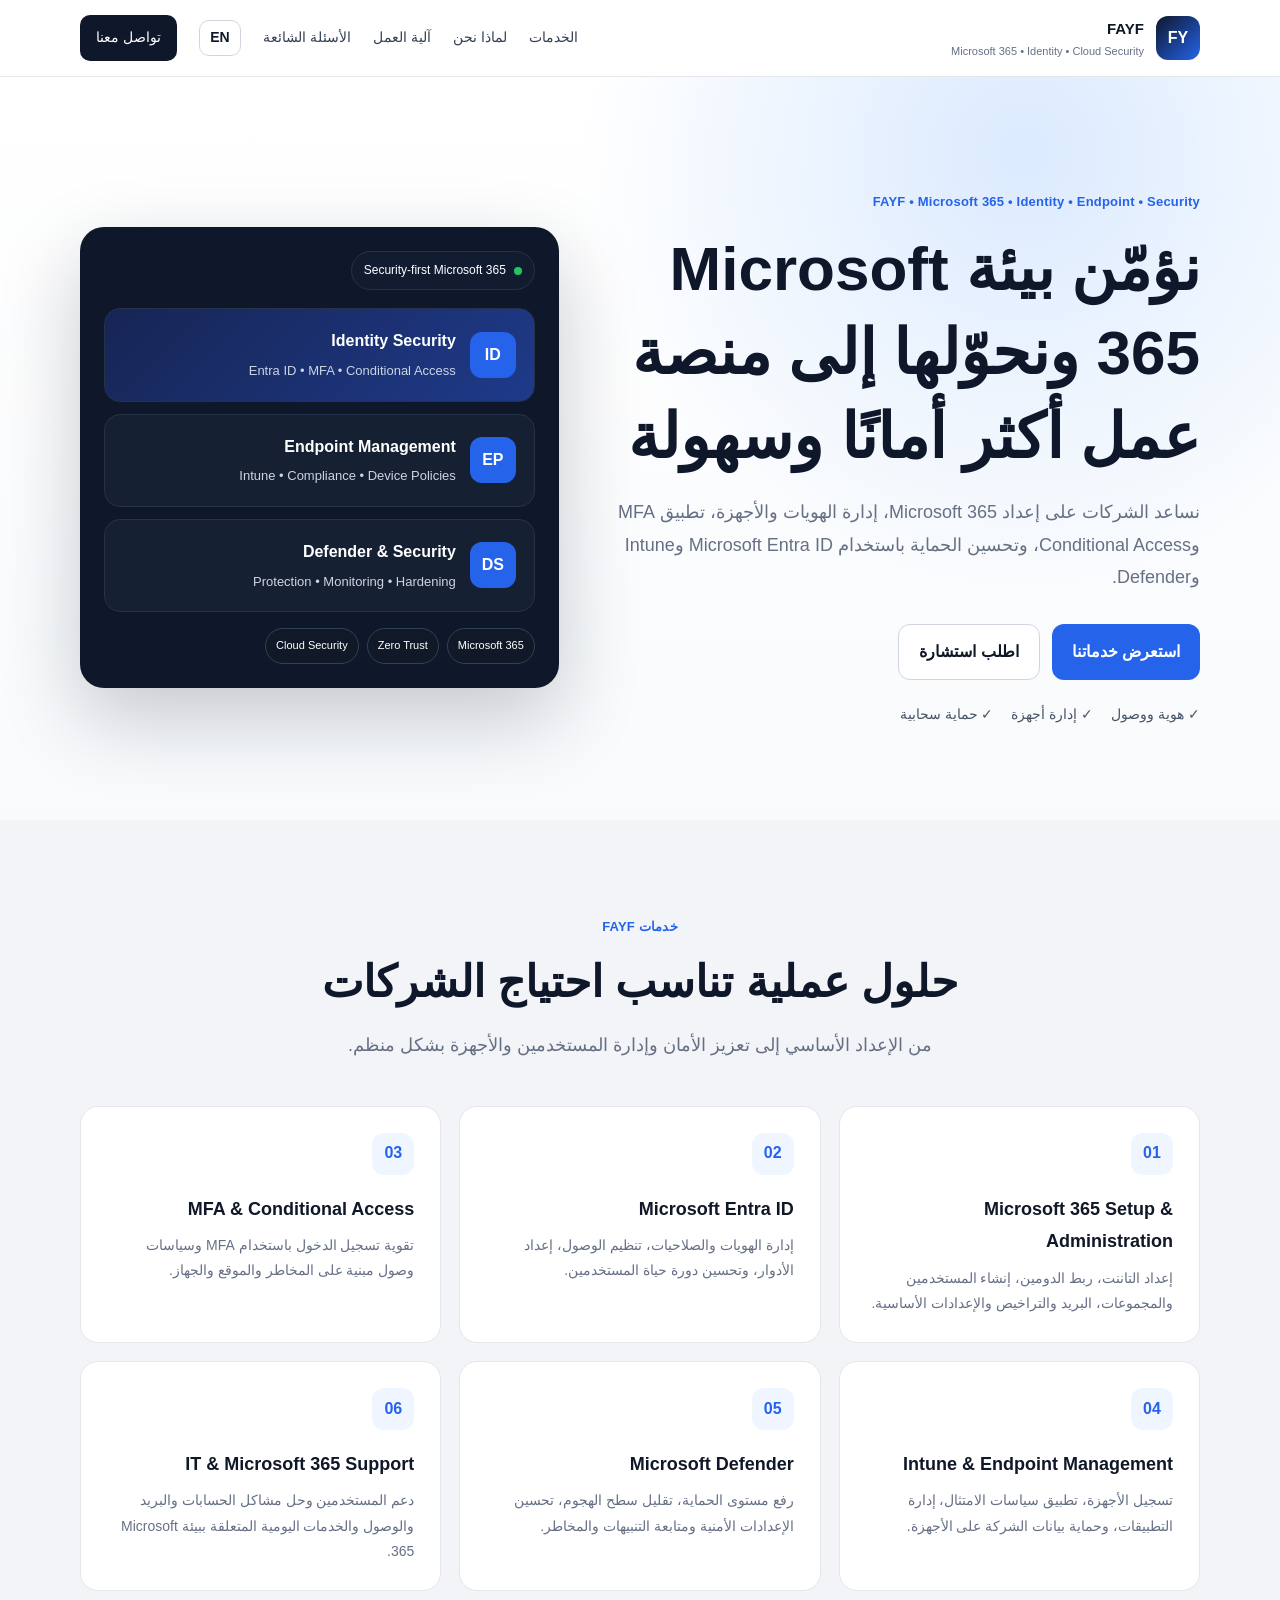
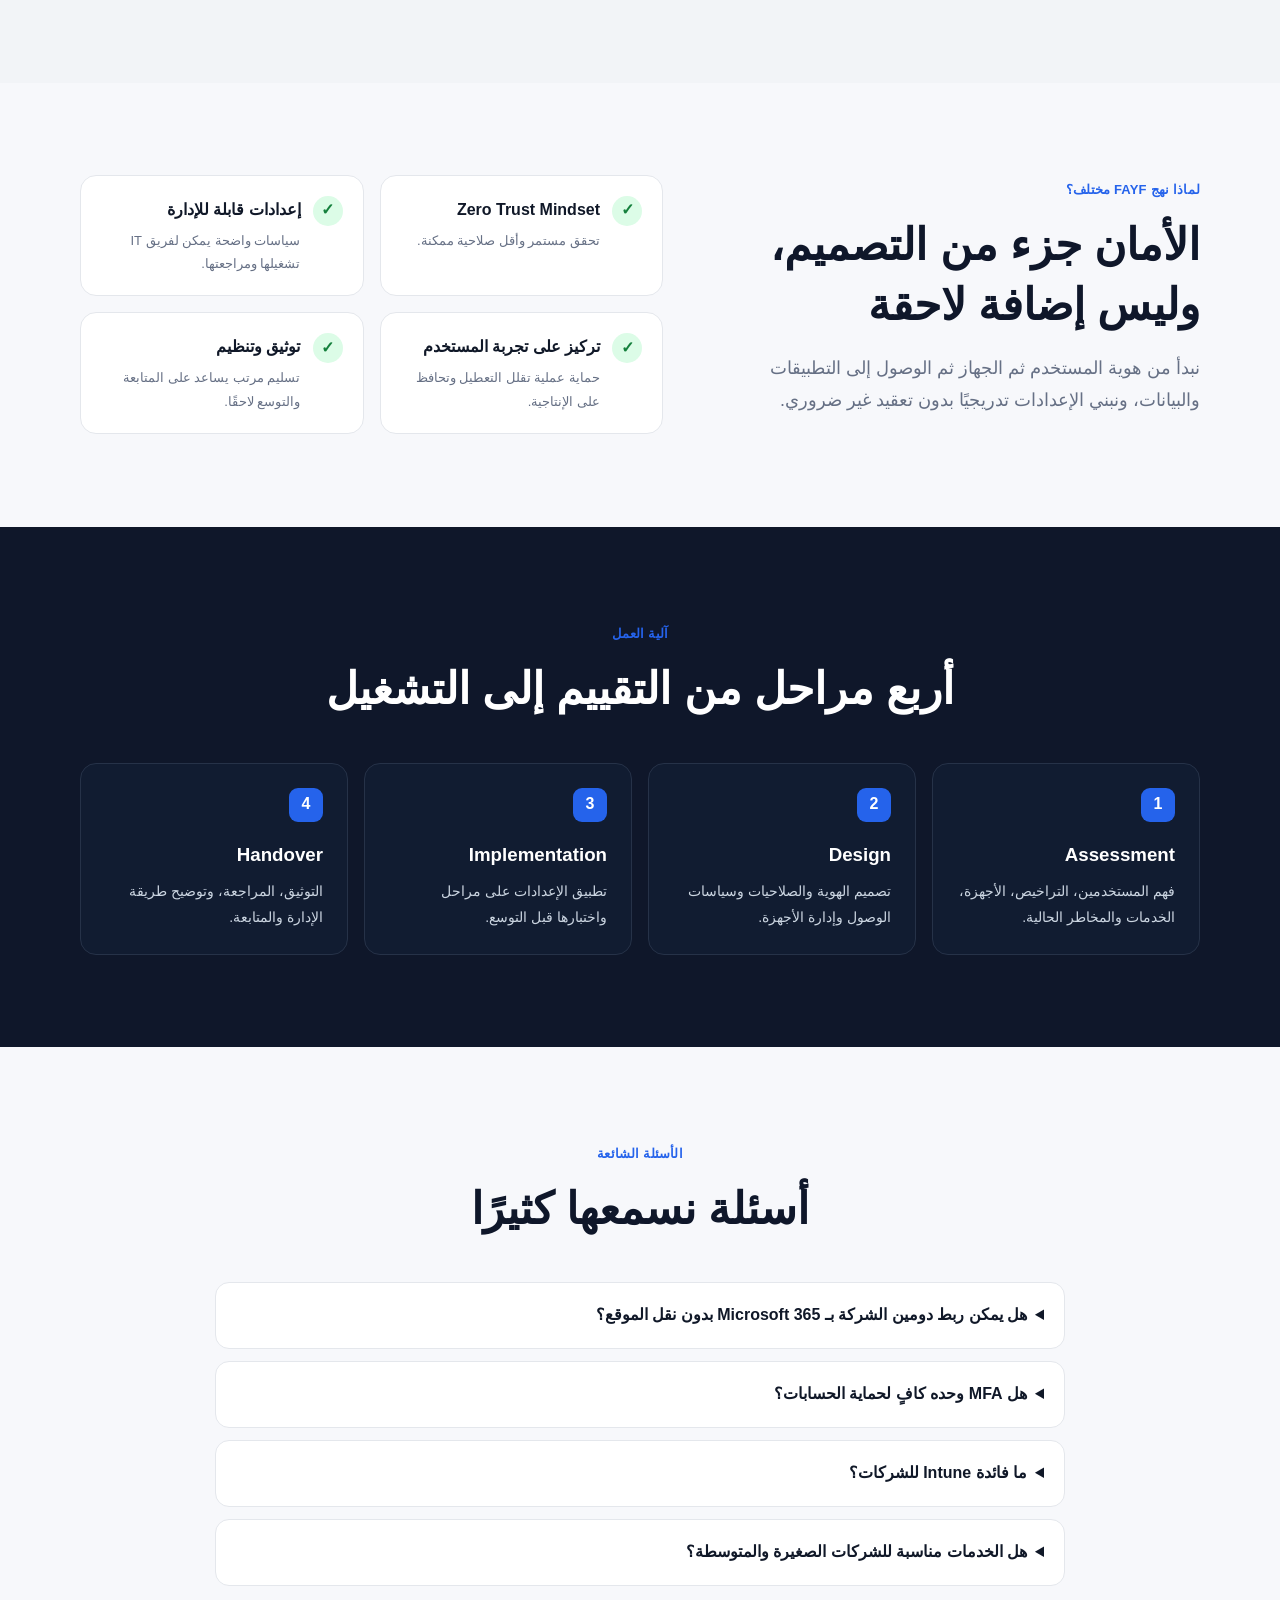
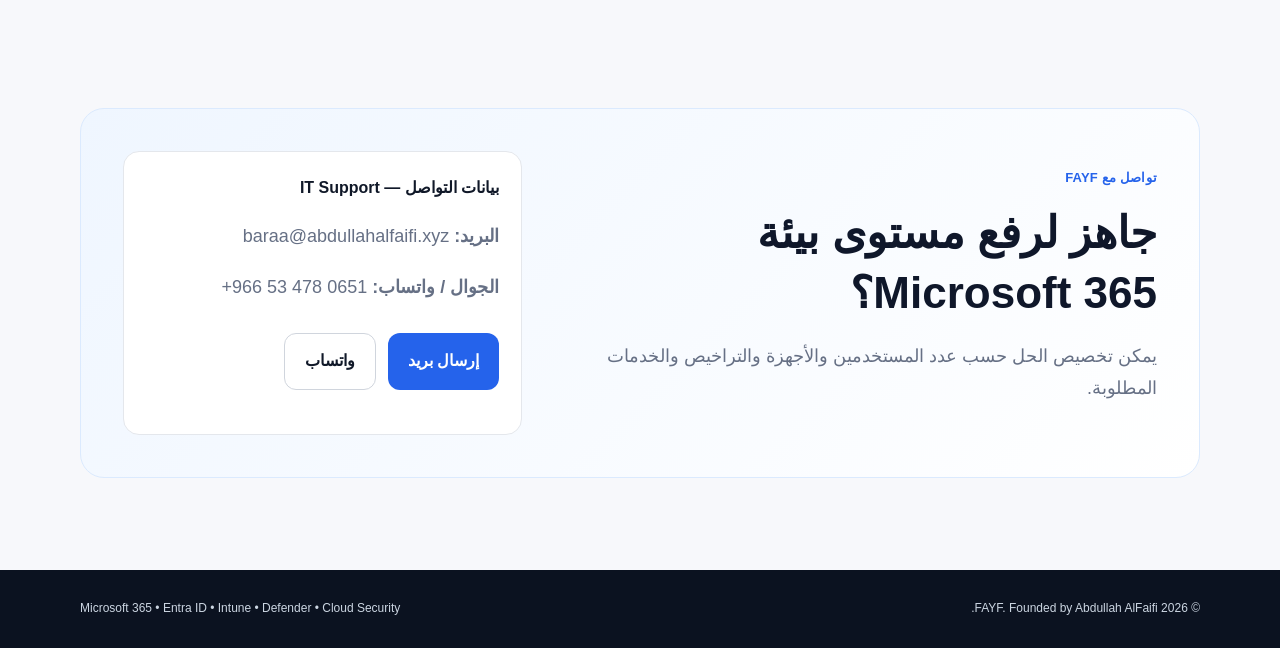
<file: index.html>
<!doctype html>
<html lang="ar" dir="rtl">
<head>
  <meta charset="utf-8" />
  <meta name="viewport" content="width=device-width, initial-scale=1" />
  <title>&#x2067;&#x2066;FAYF&#x2069; | خدمات &#x2066;Microsoft 365&#x2069; والهوية والأمن السحابي&#x2069;</title>
  <meta name="description" content="FAYF تقدم خدمات Microsoft 365 للشركات: إعداد التاننت وربط الدومين، Microsoft Entra ID، MFA، Conditional Access، Intune، Microsoft Defender، إدارة الأجهزة والدعم التقني." />
  <meta name="robots" content="index, follow, max-image-preview:large" />
  <link rel="canonical" href="https://abdullahalfaifi.xyz/" />
  <link rel="alternate" hreflang="ar" href="https://abdullahalfaifi.xyz/" />
  <link rel="alternate" hreflang="en" href="https://abdullahalfaifi.xyz/en.html" />
  <link rel="alternate" hreflang="x-default" href="https://abdullahalfaifi.xyz/" />

  <meta property="og:type" content="website" />
  <meta property="og:site_name" content="FAYF" />
  <meta property="og:title" content="FAYF | Microsoft 365 والهوية والأمن السحابي" />
  <meta property="og:description" content="حلول Microsoft 365 والهوية وإدارة الأجهزة والأمن السحابي للشركات باستخدام Entra ID وIntune وDefender." />
  <meta property="og:url" content="https://abdullahalfaifi.xyz/" />
  <meta property="og:locale" content="ar_SA" />
  <meta property="og:locale:alternate" content="en_US" />
  <meta name="twitter:card" content="summary" />
  <meta name="twitter:title" content="FAYF | Microsoft 365 & Cloud Security" />
  <meta name="twitter:description" content="Microsoft 365 • Entra ID • MFA • Conditional Access • Intune • Defender • IT Support" />

  <script type="application/ld+json">
  {
    "@context": "https://schema.org",
    "@graph": [
      {
        "@type": "Organization",
        "@id": "https://abdullahalfaifi.xyz/#organization",
        "name": "FAYF",
        "url": "https://abdullahalfaifi.xyz/",
        "email": "baraa@abdullahalfaifi.xyz",
        "telephone": "+966534780651",
        "description": "Microsoft 365 identity, endpoint management, cloud security and IT support services.",
        "founder": {
          "@id": "https://abdullahalfaifi.xyz/#founder"
        },
        "contactPoint": {
          "@type": "ContactPoint",
          "contactType": "IT Support",
          "email": "baraa@abdullahalfaifi.xyz",
          "telephone": "+966534780651",
          "availableLanguage": ["Arabic", "English"]
        }
      },
      {
        "@type": "WebSite",
        "@id": "https://abdullahalfaifi.xyz/#website",
        "url": "https://abdullahalfaifi.xyz/",
        "name": "FAYF",
        "publisher": {
          "@id": "https://abdullahalfaifi.xyz/#organization"
        },
        "inLanguage": ["ar", "en"]
      },
      {
        "@type": "Person",
        "@id": "https://abdullahalfaifi.xyz/#founder",
        "name": "Abdullah AlFaifi",
        "alternateName": "عبدالله الفيفي",
        "url": "https://abdullahalfaifi.xyz/"
      }
    ]
  }
  </script>

  <link rel="stylesheet" href="styles.css" />
</head>
<body>
  <header class="site-header" id="top">
    <div class="container nav-wrap">
      <a class="brand" href="#top" aria-label="الصفحة الرئيسية">
        <span class="brand-mark">FY</span>
        <span class="brand-text">
          <strong>FAYF</strong>
          <small>Microsoft 365 • Identity • Cloud Security</small>
        </span>
      </a>

      <button class="menu-button" aria-label="فتح القائمة" aria-expanded="false">☰</button>

      <nav class="nav-links" aria-label="التنقل الرئيسي">
        <a href="#services">الخدمات</a>
        <a href="#why-us">لماذا نحن</a>
        <a href="#process">آلية العمل</a>
        <a href="#faq">الأسئلة الشائعة</a>
        <a class="lang-switch" href="en.html" lang="en" dir="ltr">EN</a>
        <a class="nav-cta" href="#contact">تواصل معنا</a>
      </nav>
    </div>
  </header>

  <main>
    <section class="hero section">
      <div class="container hero-grid">
        <div class="hero-copy">
          <span class="eyebrow">FAYF • Microsoft 365 • Identity • Endpoint • Security</span>
          <h1>نؤمّن بيئة Microsoft 365 ونحوّلها إلى منصة عمل أكثر أمانًا وسهولة</h1>
          <p class="hero-lead">
            نساعد الشركات على إعداد Microsoft 365، إدارة الهويات والأجهزة، تطبيق MFA وConditional Access،
            وتحسين الحماية باستخدام Microsoft Entra ID وIntune وDefender.
          </p>
          <div class="hero-actions">
            <a class="button primary" href="#services">استعرض خدماتنا</a>
            <a class="button secondary" href="#contact">اطلب استشارة</a>
          </div>
          <div class="trust-row" aria-label="مجالات التركيز">
            <span>✓ هوية ووصول</span>
            <span>✓ إدارة أجهزة</span>
            <span>✓ حماية سحابية</span>
          </div>
        </div>

        <div class="hero-panel" aria-label="لوحة الخدمات">
          <div class="status-pill"><span></span> Security-first Microsoft 365</div>
          <div class="panel-card featured">
            <div class="icon">ID</div>
            <div><strong>Identity Security</strong><p>Entra ID • MFA • Conditional Access</p></div>
          </div>
          <div class="panel-card">
            <div class="icon">EP</div>
            <div><strong>Endpoint Management</strong><p>Intune • Compliance • Device Policies</p></div>
          </div>
          <div class="panel-card">
            <div class="icon">DS</div>
            <div><strong>Defender & Security</strong><p>Protection • Monitoring • Hardening</p></div>
          </div>
          <div class="panel-footer"><span>Microsoft 365</span><span>Zero Trust</span><span>Cloud Security</span></div>
        </div>
      </div>
    </section>

    <section class="section muted" id="services">
      <div class="container">
        <div class="section-heading">
          <span class="eyebrow">خدمات FAYF</span>
          <h2>حلول عملية تناسب احتياج الشركات</h2>
          <p>من الإعداد الأساسي إلى تعزيز الأمان وإدارة المستخدمين والأجهزة بشكل منظم.</p>
        </div>
        <div class="cards services-grid">
          <article class="service-card"><span class="service-icon">01</span><h3>Microsoft 365 Setup & Administration</h3><p>إعداد التاننت، ربط الدومين، إنشاء المستخدمين والمجموعات، البريد والتراخيص والإعدادات الأساسية.</p></article>
          <article class="service-card"><span class="service-icon">02</span><h3>Microsoft Entra ID</h3><p>إدارة الهويات والصلاحيات، تنظيم الوصول، إعداد الأدوار، وتحسين دورة حياة المستخدمين.</p></article>
          <article class="service-card"><span class="service-icon">03</span><h3>MFA & Conditional Access</h3><p>تقوية تسجيل الدخول باستخدام MFA وسياسات وصول مبنية على المخاطر والموقع والجهاز.</p></article>
          <article class="service-card"><span class="service-icon">04</span><h3>Intune & Endpoint Management</h3><p>تسجيل الأجهزة، تطبيق سياسات الامتثال، إدارة التطبيقات، وحماية بيانات الشركة على الأجهزة.</p></article>
          <article class="service-card"><span class="service-icon">05</span><h3>Microsoft Defender</h3><p>رفع مستوى الحماية، تقليل سطح الهجوم، تحسين الإعدادات الأمنية ومتابعة التنبيهات والمخاطر.</p></article>
          <article class="service-card"><span class="service-icon">06</span><h3>IT & Microsoft 365 Support</h3><p>دعم المستخدمين وحل مشاكل الحسابات والبريد والوصول والخدمات اليومية المتعلقة ببيئة Microsoft 365.</p></article>
        </div>
      </div>
    </section>

    <section class="section" id="why-us">
      <div class="container split-grid">
        <div>
          <span class="eyebrow">لماذا نهج FAYF مختلف؟</span>
          <h2>الأمان جزء من التصميم، وليس إضافة لاحقة</h2>
          <p class="section-copy">نبدأ من هوية المستخدم ثم الجهاز ثم الوصول إلى التطبيقات والبيانات، ونبني الإعدادات تدريجيًا بدون تعقيد غير ضروري.</p>
        </div>
        <div class="benefits">
          <div class="benefit"><span>✓</span><div><strong>Zero Trust Mindset</strong><p>تحقق مستمر وأقل صلاحية ممكنة.</p></div></div>
          <div class="benefit"><span>✓</span><div><strong>إعدادات قابلة للإدارة</strong><p>سياسات واضحة يمكن لفريق IT تشغيلها ومراجعتها.</p></div></div>
          <div class="benefit"><span>✓</span><div><strong>تركيز على تجربة المستخدم</strong><p>حماية عملية تقلل التعطيل وتحافظ على الإنتاجية.</p></div></div>
          <div class="benefit"><span>✓</span><div><strong>توثيق وتنظيم</strong><p>تسليم مرتب يساعد على المتابعة والتوسع لاحقًا.</p></div></div>
        </div>
      </div>
    </section>

    <section class="section dark-section" id="process">
      <div class="container">
        <div class="section-heading light"><span class="eyebrow">آلية العمل</span><h2>أربع مراحل من التقييم إلى التشغيل</h2></div>
        <div class="process-grid">
          <div class="process-step"><b>1</b><h3>Assessment</h3><p>فهم المستخدمين، التراخيص، الأجهزة، الخدمات والمخاطر الحالية.</p></div>
          <div class="process-step"><b>2</b><h3>Design</h3><p>تصميم الهوية والصلاحيات وسياسات الوصول وإدارة الأجهزة.</p></div>
          <div class="process-step"><b>3</b><h3>Implementation</h3><p>تطبيق الإعدادات على مراحل واختبارها قبل التوسع.</p></div>
          <div class="process-step"><b>4</b><h3>Handover</h3><p>التوثيق، المراجعة، وتوضيح طريقة الإدارة والمتابعة.</p></div>
        </div>
      </div>
    </section>

    <section class="section" id="faq">
      <div class="container narrow">
        <div class="section-heading"><span class="eyebrow">الأسئلة الشائعة</span><h2>أسئلة نسمعها كثيرًا</h2></div>
        <div class="faq-list">
          <details><summary>هل يمكن ربط دومين الشركة بـ Microsoft 365 بدون نقل الموقع؟</summary><p>نعم. يمكن استخدام نفس الدومين للبريد في Microsoft 365 والموقع على استضافة أخرى عبر سجلات DNS مختلفة.</p></details>
          <details><summary>هل MFA وحده كافٍ لحماية الحسابات؟</summary><p>MFA خطوة أساسية، لكن الأفضل دمجه مع Conditional Access وإدارة الجلسات والأجهزة وسياسات أقل صلاحية.</p></details>
          <details><summary>ما فائدة Intune للشركات؟</summary><p>يساعد على إدارة الأجهزة والتطبيقات وسياسات الامتثال وحماية بيانات العمل بشكل مركزي.</p></details>
          <details><summary>هل الخدمات مناسبة للشركات الصغيرة والمتوسطة؟</summary><p>نعم، ويمكن البدء بإعدادات أساسية ثم التوسع حسب عدد المستخدمين والأجهزة واحتياج الأمان.</p></details>
        </div>
      </div>
    </section>

    <section class="section contact-section" id="contact">
      <div class="container contact-card">
        <div>
          <span class="eyebrow">تواصل مع FAYF</span>
          <h2>جاهز لرفع مستوى بيئة Microsoft 365؟</h2>
          <p>يمكن تخصيص الحل حسب عدد المستخدمين والأجهزة والتراخيص والخدمات المطلوبة.</p>
        </div>
        <div class="contact-note">
          <strong>بيانات التواصل — IT Support</strong>
          <p><strong>البريد:</strong> <a href="mailto:baraa@abdullahalfaifi.xyz">baraa@abdullahalfaifi.xyz</a></p>
          <p><strong>الجوال / واتساب:</strong> <a href="tel:+966534780651" dir="ltr">+966 53 478 0651</a></p>
          <div class="hero-actions">
            <a class="button primary" href="mailto:baraa@abdullahalfaifi.xyz">إرسال بريد</a>
            <a class="button secondary" href="https://wa.me/966534780651" target="_blank" rel="noopener">واتساب</a>
          </div>
        </div>
      </div>
    </section>
  </main>

  <footer class="site-footer">
    <div class="container footer-wrap">
      <p>© <span id="year"></span> FAYF. Founded by Abdullah AlFaifi.</p>
      <p>Microsoft 365 • Entra ID • Intune • Defender • Cloud Security</p>
    </div>
  </footer>
  <script src="script.js"></script>
</body>
</html>
</file>
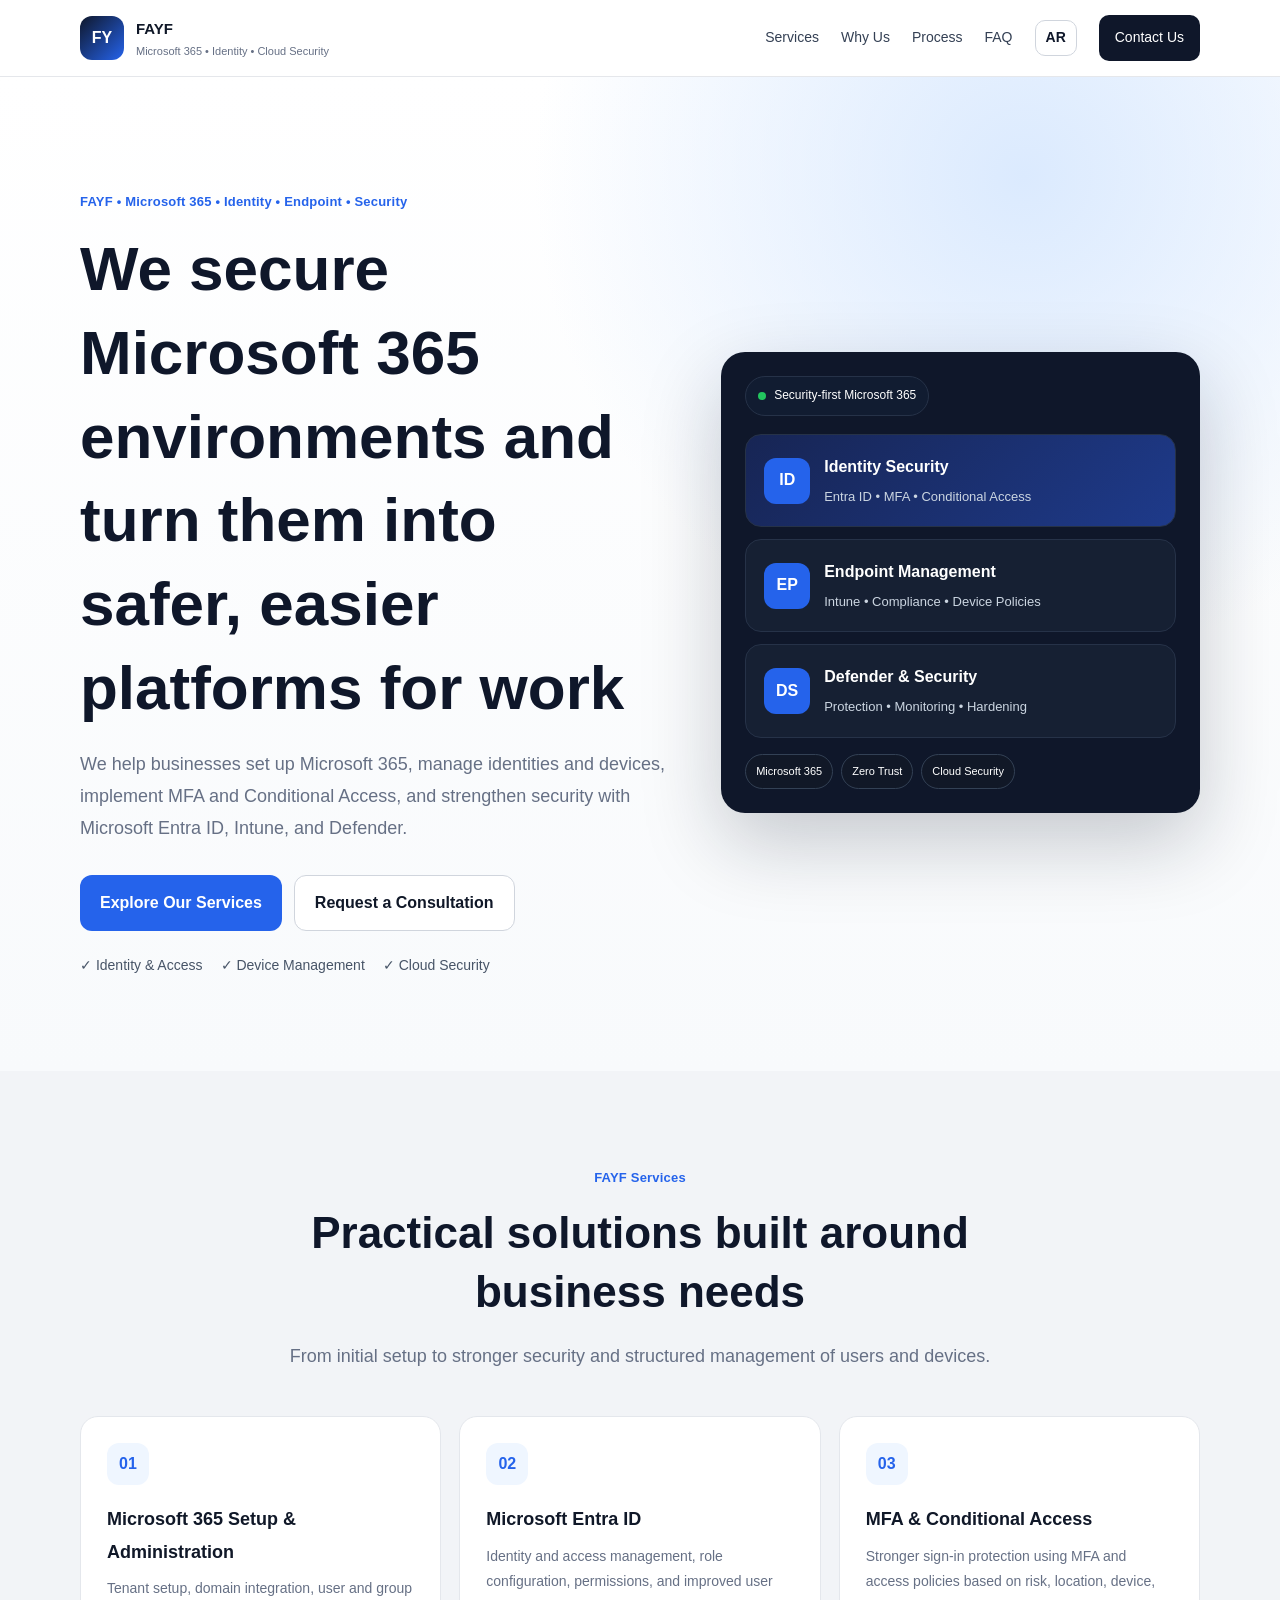
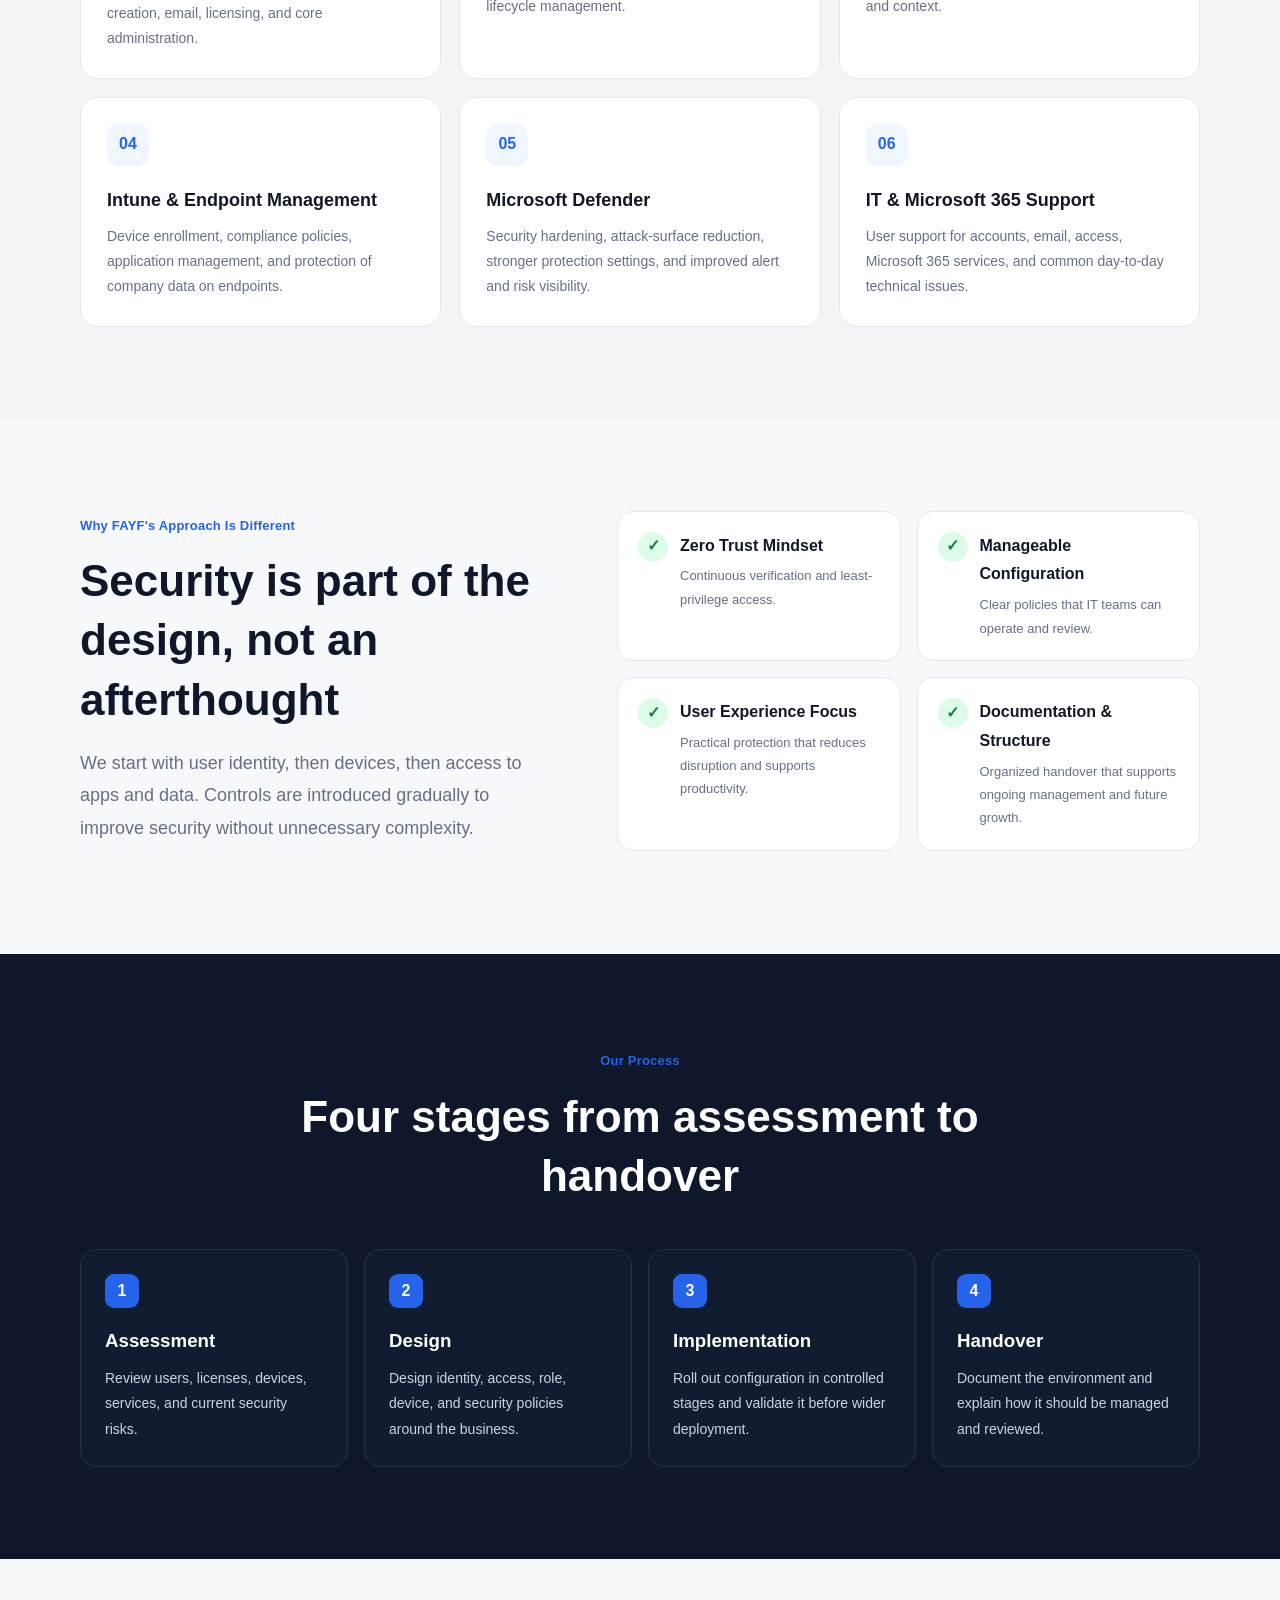
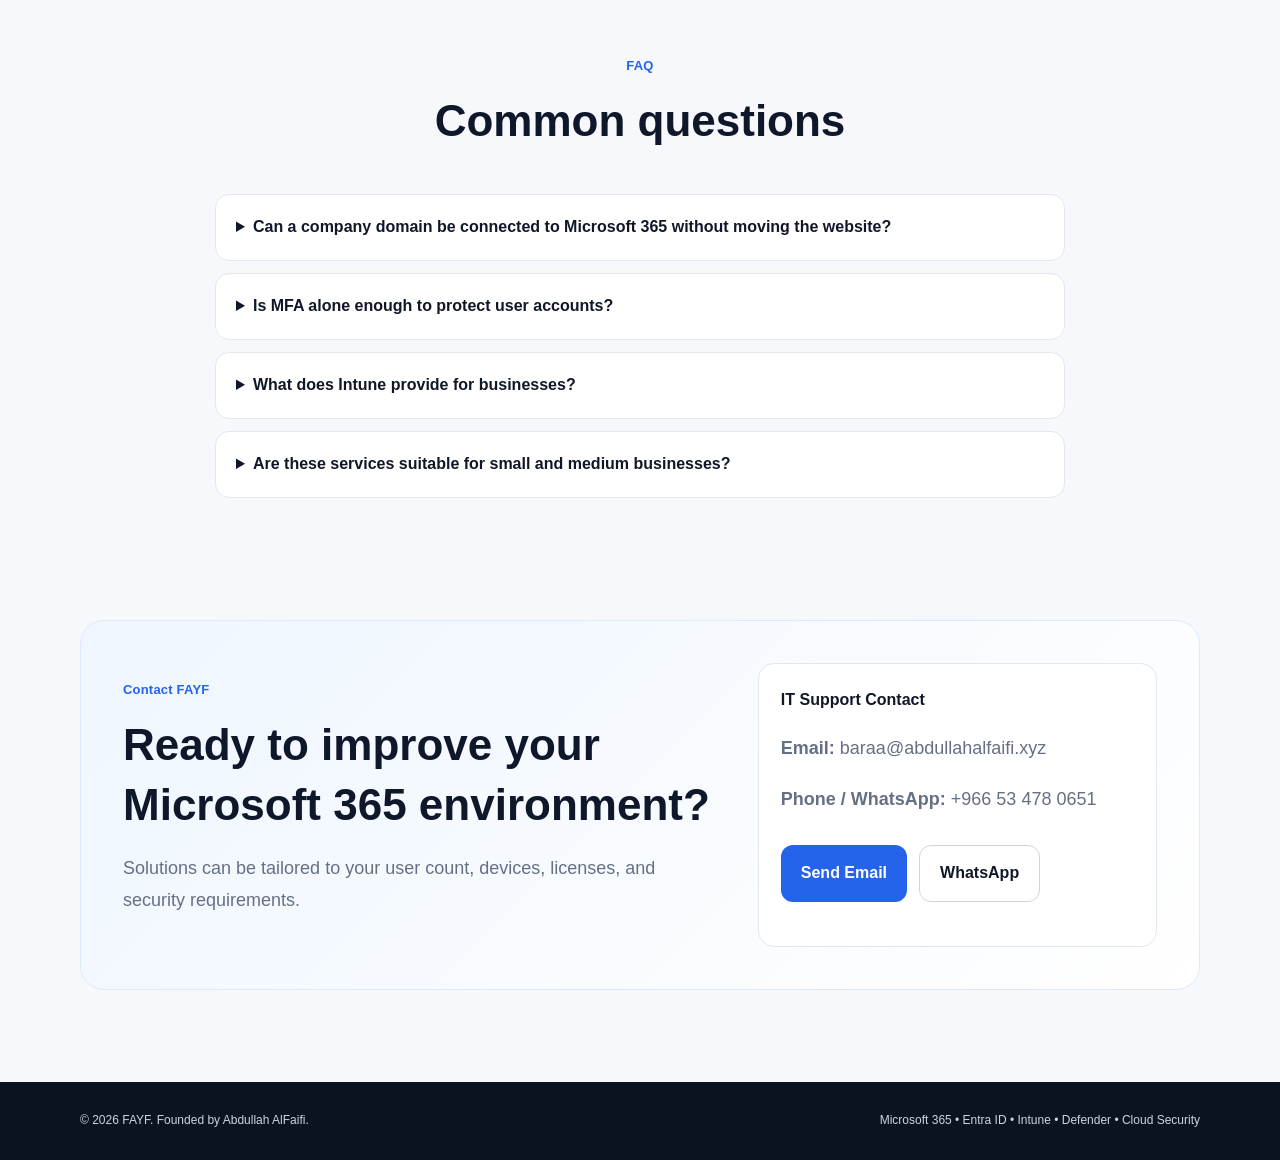
<file: en.html>
<!doctype html>
<html lang="en" dir="ltr">
<head>
  <meta charset="utf-8" />
  <meta name="viewport" content="width=device-width, initial-scale=1" />
  <title>FAYF | Microsoft 365, Identity & Cloud Security Services</title>
  <meta name="description" content="FAYF provides Microsoft 365 services for businesses: tenant and domain setup, Microsoft Entra ID, MFA, Conditional Access, Intune, Microsoft Defender, endpoint management, and IT support." />
  <meta name="robots" content="index, follow, max-image-preview:large" />
  <link rel="canonical" href="https://abdullahalfaifi.xyz/en.html" />
  <link rel="alternate" hreflang="ar" href="https://abdullahalfaifi.xyz/" />
  <link rel="alternate" hreflang="en" href="https://abdullahalfaifi.xyz/en.html" />
  <link rel="alternate" hreflang="x-default" href="https://abdullahalfaifi.xyz/" />

  <meta property="og:type" content="website" />
  <meta property="og:site_name" content="FAYF" />
  <meta property="og:title" content="FAYF | Microsoft 365, Identity & Cloud Security" />
  <meta property="og:description" content="Microsoft 365 identity, endpoint management, and cloud security solutions using Entra ID, Intune, Defender, MFA, and Conditional Access." />
  <meta property="og:url" content="https://abdullahalfaifi.xyz/en.html" />
  <meta property="og:locale" content="en_US" />
  <meta property="og:locale:alternate" content="ar_SA" />
  <meta name="twitter:card" content="summary" />
  <meta name="twitter:title" content="FAYF | Microsoft 365 & Cloud Security" />
  <meta name="twitter:description" content="Microsoft 365 • Entra ID • MFA • Conditional Access • Intune • Defender • IT Support" />

  <script type="application/ld+json">
  {
    "@context": "https://schema.org",
    "@graph": [
      {
        "@type": "Organization",
        "@id": "https://abdullahalfaifi.xyz/#organization",
        "name": "FAYF",
        "url": "https://abdullahalfaifi.xyz/",
        "email": "baraa@abdullahalfaifi.xyz",
        "telephone": "+966534780651",
        "description": "Microsoft 365 identity, endpoint management, cloud security and IT support services.",
        "founder": {
          "@id": "https://abdullahalfaifi.xyz/#founder"
        },
        "contactPoint": {
          "@type": "ContactPoint",
          "contactType": "IT Support",
          "email": "baraa@abdullahalfaifi.xyz",
          "telephone": "+966534780651",
          "availableLanguage": ["Arabic", "English"]
        }
      },
      {
        "@type": "WebSite",
        "@id": "https://abdullahalfaifi.xyz/#website",
        "url": "https://abdullahalfaifi.xyz/",
        "name": "FAYF",
        "publisher": {
          "@id": "https://abdullahalfaifi.xyz/#organization"
        },
        "inLanguage": ["ar", "en"]
      },
      {
        "@type": "Person",
        "@id": "https://abdullahalfaifi.xyz/#founder",
        "name": "Abdullah AlFaifi",
        "alternateName": "عبدالله الفيفي",
        "url": "https://abdullahalfaifi.xyz/"
      }
    ]
  }
  </script>

  <link rel="stylesheet" href="styles.css" />
</head>
<body>
  <header class="site-header" id="top">
    <div class="container nav-wrap">
      <a class="brand" href="#top" aria-label="Home">
        <span class="brand-mark">FY</span>
        <span class="brand-text">
          <strong>FAYF</strong>
          <small>Microsoft 365 • Identity • Cloud Security</small>
        </span>
      </a>

      <button class="menu-button" aria-label="Open menu" aria-expanded="false">☰</button>

      <nav class="nav-links" aria-label="Main navigation">
        <a href="#services">Services</a>
        <a href="#why-us">Why Us</a>
        <a href="#process">Process</a>
        <a href="#faq">FAQ</a>
        <a class="lang-switch" href="index.html" lang="ar" dir="rtl">AR</a>
        <a class="nav-cta" href="#contact">Contact Us</a>
      </nav>
    </div>
  </header>

  <main>
    <section class="hero section">
      <div class="container hero-grid">
        <div class="hero-copy">
          <span class="eyebrow">FAYF • Microsoft 365 • Identity • Endpoint • Security</span>
          <h1>We secure Microsoft 365 environments and turn them into safer, easier platforms for work</h1>
          <p class="hero-lead">
            We help businesses set up Microsoft 365, manage identities and devices, implement MFA and Conditional Access,
            and strengthen security with Microsoft Entra ID, Intune, and Defender.
          </p>
          <div class="hero-actions">
            <a class="button primary" href="#services">Explore Our Services</a>
            <a class="button secondary" href="#contact">Request a Consultation</a>
          </div>
          <div class="trust-row" aria-label="Areas of focus">
            <span>✓ Identity & Access</span>
            <span>✓ Device Management</span>
            <span>✓ Cloud Security</span>
          </div>
        </div>

        <div class="hero-panel" aria-label="Services overview">
          <div class="status-pill"><span></span> Security-first Microsoft 365</div>
          <div class="panel-card featured"><div class="icon">ID</div><div><strong>Identity Security</strong><p>Entra ID • MFA • Conditional Access</p></div></div>
          <div class="panel-card"><div class="icon">EP</div><div><strong>Endpoint Management</strong><p>Intune • Compliance • Device Policies</p></div></div>
          <div class="panel-card"><div class="icon">DS</div><div><strong>Defender & Security</strong><p>Protection • Monitoring • Hardening</p></div></div>
          <div class="panel-footer"><span>Microsoft 365</span><span>Zero Trust</span><span>Cloud Security</span></div>
        </div>
      </div>
    </section>

    <section class="section muted" id="services">
      <div class="container">
        <div class="section-heading">
          <span class="eyebrow">FAYF Services</span>
          <h2>Practical solutions built around business needs</h2>
          <p>From initial setup to stronger security and structured management of users and devices.</p>
        </div>
        <div class="cards services-grid">
          <article class="service-card"><span class="service-icon">01</span><h3>Microsoft 365 Setup & Administration</h3><p>Tenant setup, domain integration, user and group creation, email, licensing, and core administration.</p></article>
          <article class="service-card"><span class="service-icon">02</span><h3>Microsoft Entra ID</h3><p>Identity and access management, role configuration, permissions, and improved user lifecycle management.</p></article>
          <article class="service-card"><span class="service-icon">03</span><h3>MFA & Conditional Access</h3><p>Stronger sign-in protection using MFA and access policies based on risk, location, device, and context.</p></article>
          <article class="service-card"><span class="service-icon">04</span><h3>Intune & Endpoint Management</h3><p>Device enrollment, compliance policies, application management, and protection of company data on endpoints.</p></article>
          <article class="service-card"><span class="service-icon">05</span><h3>Microsoft Defender</h3><p>Security hardening, attack-surface reduction, stronger protection settings, and improved alert and risk visibility.</p></article>
          <article class="service-card"><span class="service-icon">06</span><h3>IT & Microsoft 365 Support</h3><p>User support for accounts, email, access, Microsoft 365 services, and common day-to-day technical issues.</p></article>
        </div>
      </div>
    </section>

    <section class="section" id="why-us">
      <div class="container split-grid">
        <div>
          <span class="eyebrow">Why FAYF's Approach Is Different</span>
          <h2>Security is part of the design, not an afterthought</h2>
          <p class="section-copy">We start with user identity, then devices, then access to apps and data. Controls are introduced gradually to improve security without unnecessary complexity.</p>
        </div>
        <div class="benefits">
          <div class="benefit"><span>✓</span><div><strong>Zero Trust Mindset</strong><p>Continuous verification and least-privilege access.</p></div></div>
          <div class="benefit"><span>✓</span><div><strong>Manageable Configuration</strong><p>Clear policies that IT teams can operate and review.</p></div></div>
          <div class="benefit"><span>✓</span><div><strong>User Experience Focus</strong><p>Practical protection that reduces disruption and supports productivity.</p></div></div>
          <div class="benefit"><span>✓</span><div><strong>Documentation & Structure</strong><p>Organized handover that supports ongoing management and future growth.</p></div></div>
        </div>
      </div>
    </section>

    <section class="section dark-section" id="process">
      <div class="container">
        <div class="section-heading light"><span class="eyebrow">Our Process</span><h2>Four stages from assessment to handover</h2></div>
        <div class="process-grid">
          <div class="process-step"><b>1</b><h3>Assessment</h3><p>Review users, licenses, devices, services, and current security risks.</p></div>
          <div class="process-step"><b>2</b><h3>Design</h3><p>Design identity, access, role, device, and security policies around the business.</p></div>
          <div class="process-step"><b>3</b><h3>Implementation</h3><p>Roll out configuration in controlled stages and validate it before wider deployment.</p></div>
          <div class="process-step"><b>4</b><h3>Handover</h3><p>Document the environment and explain how it should be managed and reviewed.</p></div>
        </div>
      </div>
    </section>

    <section class="section" id="faq">
      <div class="container narrow">
        <div class="section-heading"><span class="eyebrow">FAQ</span><h2>Common questions</h2></div>
        <div class="faq-list">
          <details><summary>Can a company domain be connected to Microsoft 365 without moving the website?</summary><p>Yes. The same domain can be used for Microsoft 365 email while the website remains on a separate hosting platform, using different DNS records.</p></details>
          <details><summary>Is MFA alone enough to protect user accounts?</summary><p>MFA is essential, but stronger protection comes from combining it with Conditional Access, session controls, managed devices, and least-privilege policies.</p></details>
          <details><summary>What does Intune provide for businesses?</summary><p>It provides centralized device, app, compliance, and company-data management across supported endpoints.</p></details>
          <details><summary>Are these services suitable for small and medium businesses?</summary><p>Yes. Organizations can begin with essential controls and expand as user count, devices, licensing, and security needs grow.</p></details>
        </div>
      </div>
    </section>

    <section class="section contact-section" id="contact">
      <div class="container contact-card">
        <div>
          <span class="eyebrow">Contact FAYF</span>
          <h2>Ready to improve your Microsoft 365 environment?</h2>
          <p>Solutions can be tailored to your user count, devices, licenses, and security requirements.</p>
        </div>
        <div class="contact-note">
          <strong>IT Support Contact</strong>
          <p><strong>Email:</strong> <a href="mailto:baraa@abdullahalfaifi.xyz">baraa@abdullahalfaifi.xyz</a></p>
          <p><strong>Phone / WhatsApp:</strong> <a href="tel:+966534780651">+966 53 478 0651</a></p>
          <div class="hero-actions">
            <a class="button primary" href="mailto:baraa@abdullahalfaifi.xyz">Send Email</a>
            <a class="button secondary" href="https://wa.me/966534780651" target="_blank" rel="noopener">WhatsApp</a>
          </div>
        </div>
      </div>
    </section>
  </main>

  <footer class="site-footer">
    <div class="container footer-wrap">
      <p>© <span id="year"></span> FAYF. Founded by Abdullah AlFaifi.</p>
      <p>Microsoft 365 • Entra ID • Intune • Defender • Cloud Security</p>
    </div>
  </footer>
  <script src="script.js"></script>
</body>
</html>
</file>
<file: styles.css>
*{box-sizing:border-box}html{scroll-behavior:smooth}body{margin:0;font-family:Tahoma,Arial,sans-serif;background:#f7f8fb;color:#101828;line-height:1.8}a{text-decoration:none;color:inherit}.container{width:min(1120px,92%);margin:auto}.narrow{width:min(850px,92%)}.site-header{position:sticky;top:0;z-index:50;background:rgba(255,255,255,.92);backdrop-filter:blur(12px);border-bottom:1px solid #e5e7eb}.nav-wrap{display:flex;align-items:center;justify-content:space-between;min-height:76px;gap:24px}.brand{display:flex;align-items:center;gap:12px}.brand-mark{width:44px;height:44px;border-radius:12px;display:grid;place-items:center;background:linear-gradient(135deg,#0f172a,#2563eb);color:#fff;font-weight:800}.brand-text{display:flex;flex-direction:column}.brand-text strong{font-size:15px}.brand-text small{font-size:11px;color:#667085}.nav-links{display:flex;align-items:center;gap:22px;font-size:14px}.nav-links a{color:#344054}.nav-links a:hover{color:#2563eb}.lang-switch{display:inline-flex;align-items:center;justify-content:center;min-width:42px;height:36px;padding:0 10px;border:1px solid #d0d5dd;border-radius:10px;font-weight:800;background:#fff;color:#0f172a!important}.lang-switch:hover{border-color:#2563eb;background:#eff6ff}.nav-cta{padding:10px 16px;border-radius:10px;background:#0f172a;color:#fff!important}.menu-button{display:none;border:0;background:none;font-size:24px}.section{padding:92px 0}.hero{padding-top:110px;background:radial-gradient(circle at 80% 10%,#dbeafe 0,transparent 36%),linear-gradient(180deg,#fff,#f8fafc)}.hero-grid{display:grid;grid-template-columns:1.1fr .9fr;gap:56px;align-items:center}.eyebrow{display:inline-block;color:#2563eb;font-weight:700;font-size:13px;letter-spacing:.2px;margin-bottom:14px}.hero h1,.section-heading h2,.split-grid h2,.contact-card h2{margin:0;color:#0f172a;line-height:1.35}.hero h1{font-size:clamp(36px,5vw,62px);max-width:800px}.hero-lead,.section-copy,.section-heading p,.contact-card p{color:#667085;font-size:18px}.hero-actions{display:flex;gap:12px;margin:30px 0 22px}.button{display:inline-flex;align-items:center;justify-content:center;padding:13px 20px;border-radius:12px;font-weight:700}.button.primary{background:#2563eb;color:#fff}.button.primary:hover{background:#1d4ed8}.button.secondary{background:#fff;border:1px solid #d0d5dd;color:#101828}.trust-row{display:flex;flex-wrap:wrap;gap:18px;color:#475467;font-size:14px}.hero-panel{background:#0f172a;border-radius:24px;padding:24px;box-shadow:0 30px 80px rgba(15,23,42,.22);color:#fff}.status-pill{font-size:12px;background:#111c31;border:1px solid #263248;border-radius:999px;padding:8px 12px;margin-bottom:18px;display:inline-flex;align-items:center;gap:8px}.status-pill span{width:8px;height:8px;border-radius:50%;background:#22c55e}.panel-card{display:flex;align-items:center;gap:14px;background:#162033;border:1px solid #263248;border-radius:16px;padding:18px;margin-bottom:12px}.panel-card.featured{background:linear-gradient(135deg,#172554,#1e3a8a)}.panel-card .icon{min-width:46px;height:46px;border-radius:12px;background:#2563eb;display:grid;place-items:center;font-weight:800}.panel-card strong{display:block}.panel-card p{margin:3px 0 0;color:#cbd5e1;font-size:13px}.panel-footer{display:flex;flex-wrap:wrap;gap:8px;margin-top:16px}.panel-footer span{font-size:11px;padding:7px 10px;border-radius:999px;background:#111827;border:1px solid #334155}.muted{background:#f2f4f7}.section-heading{text-align:center;max-width:740px;margin:0 auto 44px}.section-heading h2,.split-grid h2,.contact-card h2{font-size:clamp(30px,4vw,44px)}.cards{display:grid}.services-grid{grid-template-columns:repeat(3,1fr);gap:18px}.service-card{background:#fff;border:1px solid #e4e7ec;border-radius:18px;padding:26px;transition:.2s}.service-card:hover{transform:translateY(-4px);box-shadow:0 16px 40px rgba(16,24,40,.08)}.service-icon{display:inline-grid;place-items:center;width:42px;height:42px;border-radius:12px;background:#eff6ff;color:#2563eb;font-weight:800}.service-card h3{font-size:18px;margin:18px 0 8px}.service-card p{margin:0;color:#667085;font-size:14px}.split-grid{display:grid;grid-template-columns:.9fr 1.1fr;gap:60px;align-items:start}.benefits{display:grid;grid-template-columns:1fr 1fr;gap:16px}.benefit{display:flex;gap:12px;background:#fff;border:1px solid #e4e7ec;border-radius:16px;padding:20px}.benefit>span{width:30px;height:30px;flex:0 0 30px;border-radius:50%;display:grid;place-items:center;background:#dcfce7;color:#15803d;font-weight:800}.benefit p{margin:4px 0 0;color:#667085;font-size:13px}.dark-section{background:#0f172a;color:#fff}.section-heading.light h2{color:#fff}.process-grid{display:grid;grid-template-columns:repeat(4,1fr);gap:16px}.process-step{padding:24px;border:1px solid #263248;border-radius:16px;background:#111c31}.process-step b{display:inline-grid;place-items:center;width:34px;height:34px;border-radius:9px;background:#2563eb}.process-step h3{margin:16px 0 8px}.process-step p{margin:0;color:#cbd5e1;font-size:14px}.faq-list{display:grid;gap:12px}.faq-list details{background:#fff;border:1px solid #e4e7ec;border-radius:14px;padding:18px 20px}.faq-list summary{cursor:pointer;font-weight:700}.faq-list p{color:#667085;margin-bottom:0}.contact-section{padding-top:30px}.contact-card{background:linear-gradient(135deg,#eff6ff,#fff);border:1px solid #dbeafe;border-radius:24px;padding:42px;display:grid;grid-template-columns:1.2fr .8fr;gap:36px;align-items:center}.contact-note{background:#fff;border:1px solid #e4e7ec;border-radius:16px;padding:22px}.site-footer{padding:28px 0;background:#0b1220;color:#cbd5e1;font-size:12px}.footer-wrap{display:flex;justify-content:space-between;gap:16px;flex-wrap:wrap}.footer-wrap p{margin:0}@media(max-width:900px){.hero-grid,.split-grid,.contact-card{grid-template-columns:1fr}.services-grid{grid-template-columns:1fr 1fr}.process-grid{grid-template-columns:1fr 1fr}.nav-links{position:absolute;top:76px;right:4%;left:4%;display:none;flex-direction:column;align-items:stretch;background:#fff;border:1px solid #e4e7ec;border-radius:16px;padding:16px;box-shadow:0 18px 50px rgba(16,24,40,.12)}.nav-links.open{display:flex}.menu-button{display:block}.lang-switch{width:100%}}@media(max-width:620px){.section{padding:68px 0}.hero{padding-top:78px}.services-grid,.process-grid,.benefits{grid-template-columns:1fr}.hero-actions{flex-direction:column}.button{width:100%}.hero h1{font-size:38px}.contact-card{padding:26px}.brand-text small{display:none}}
</file>
